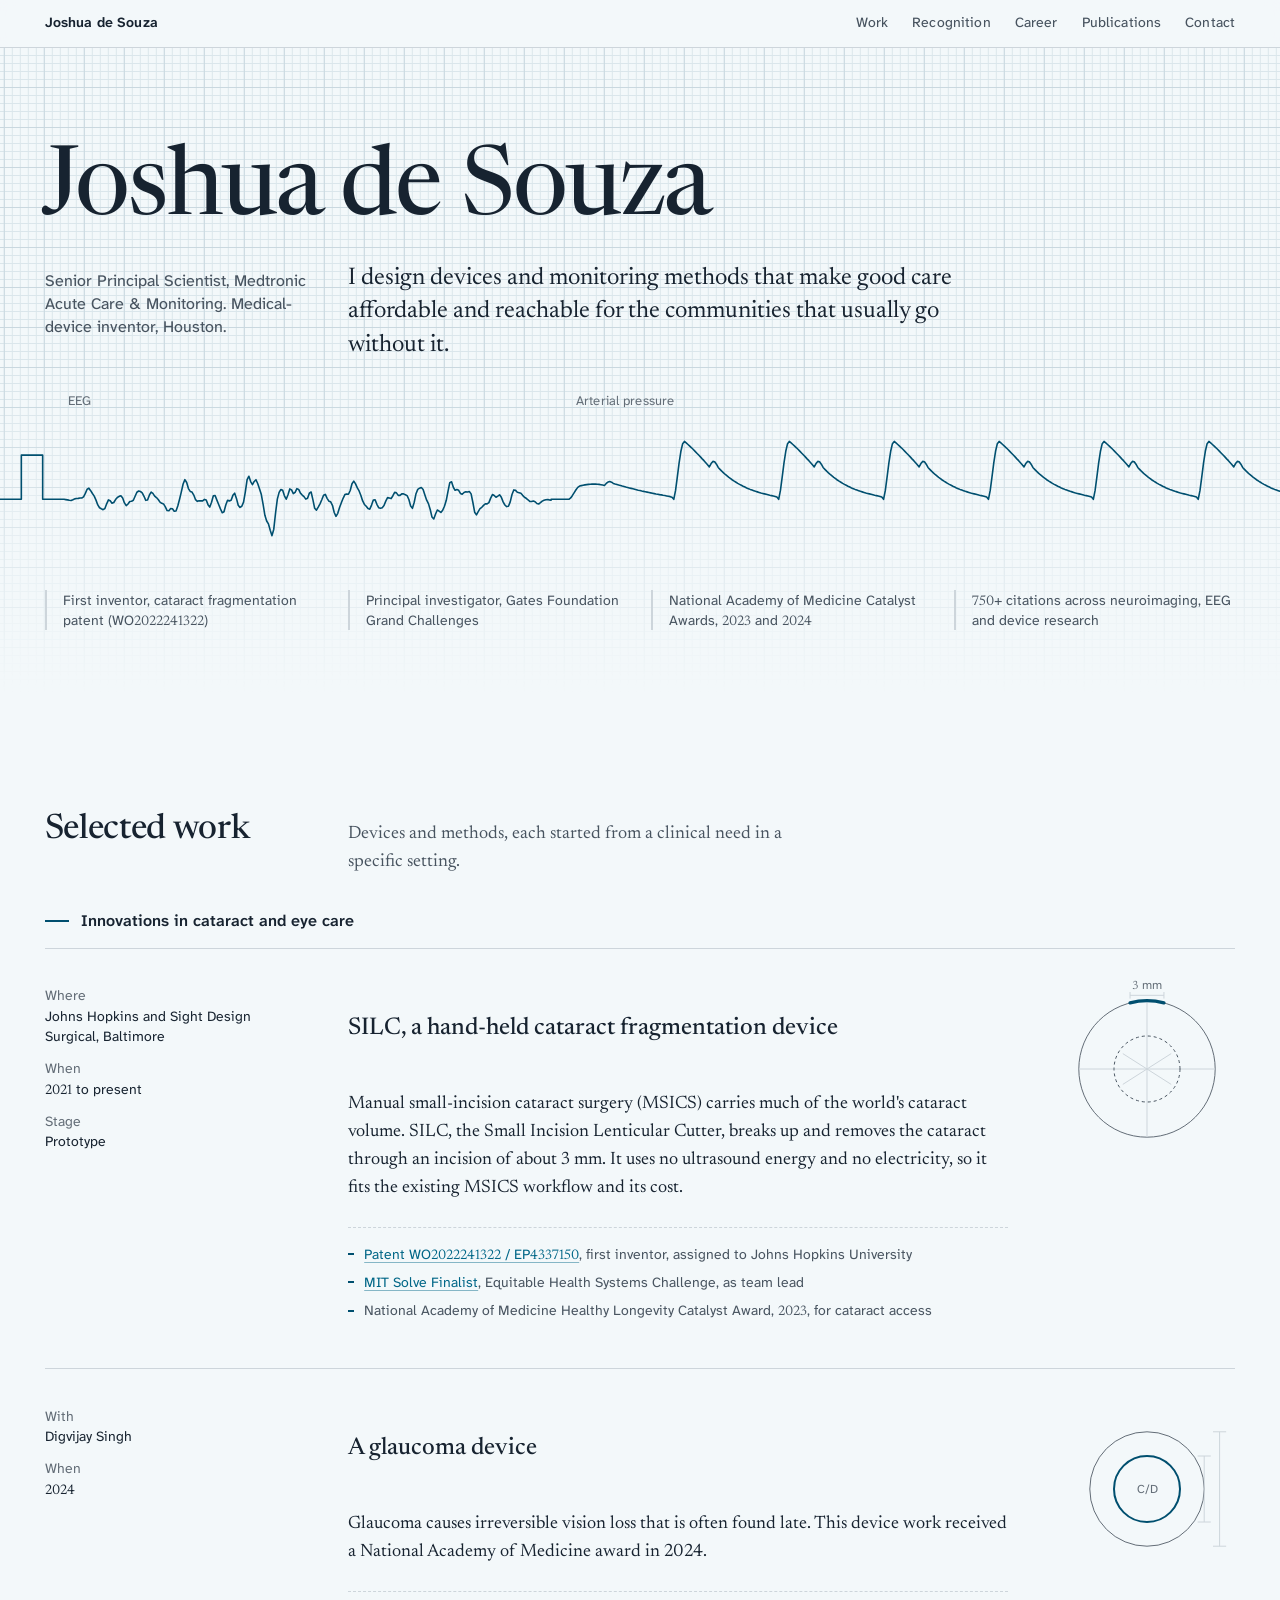
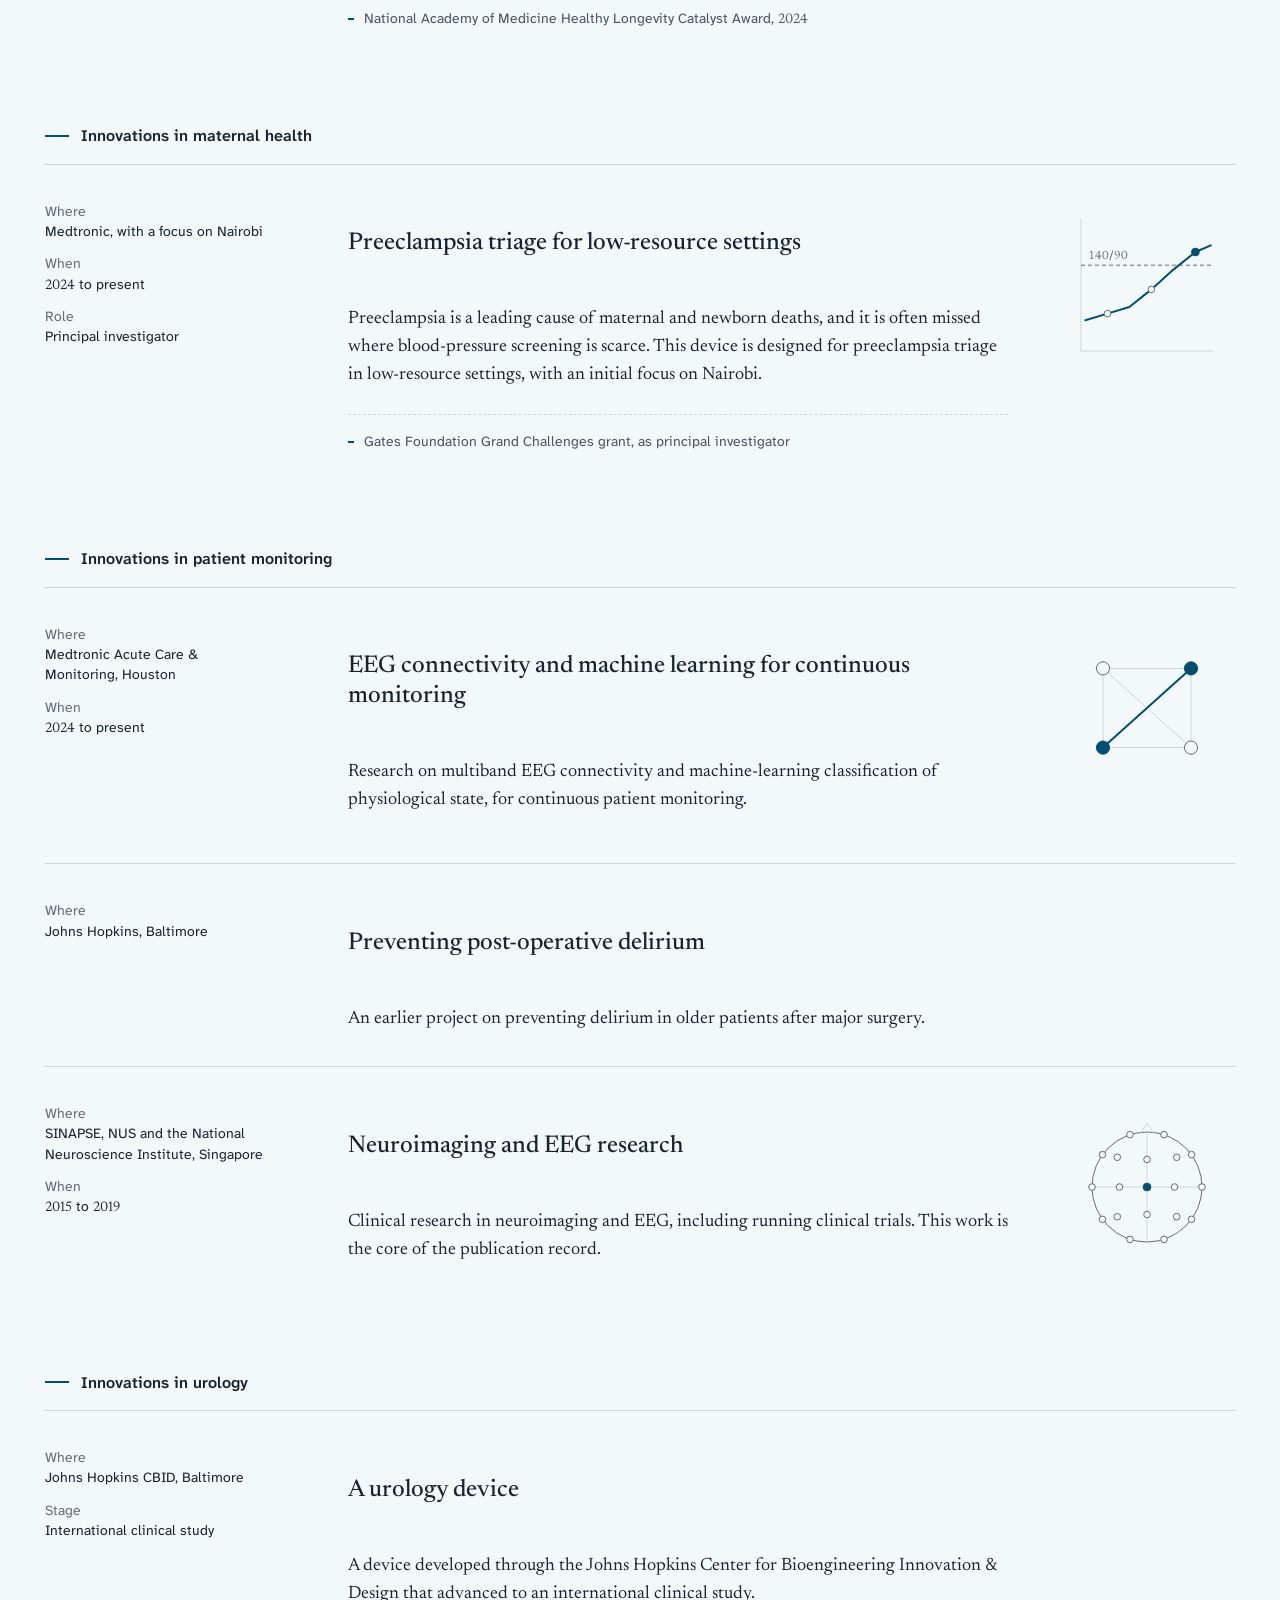
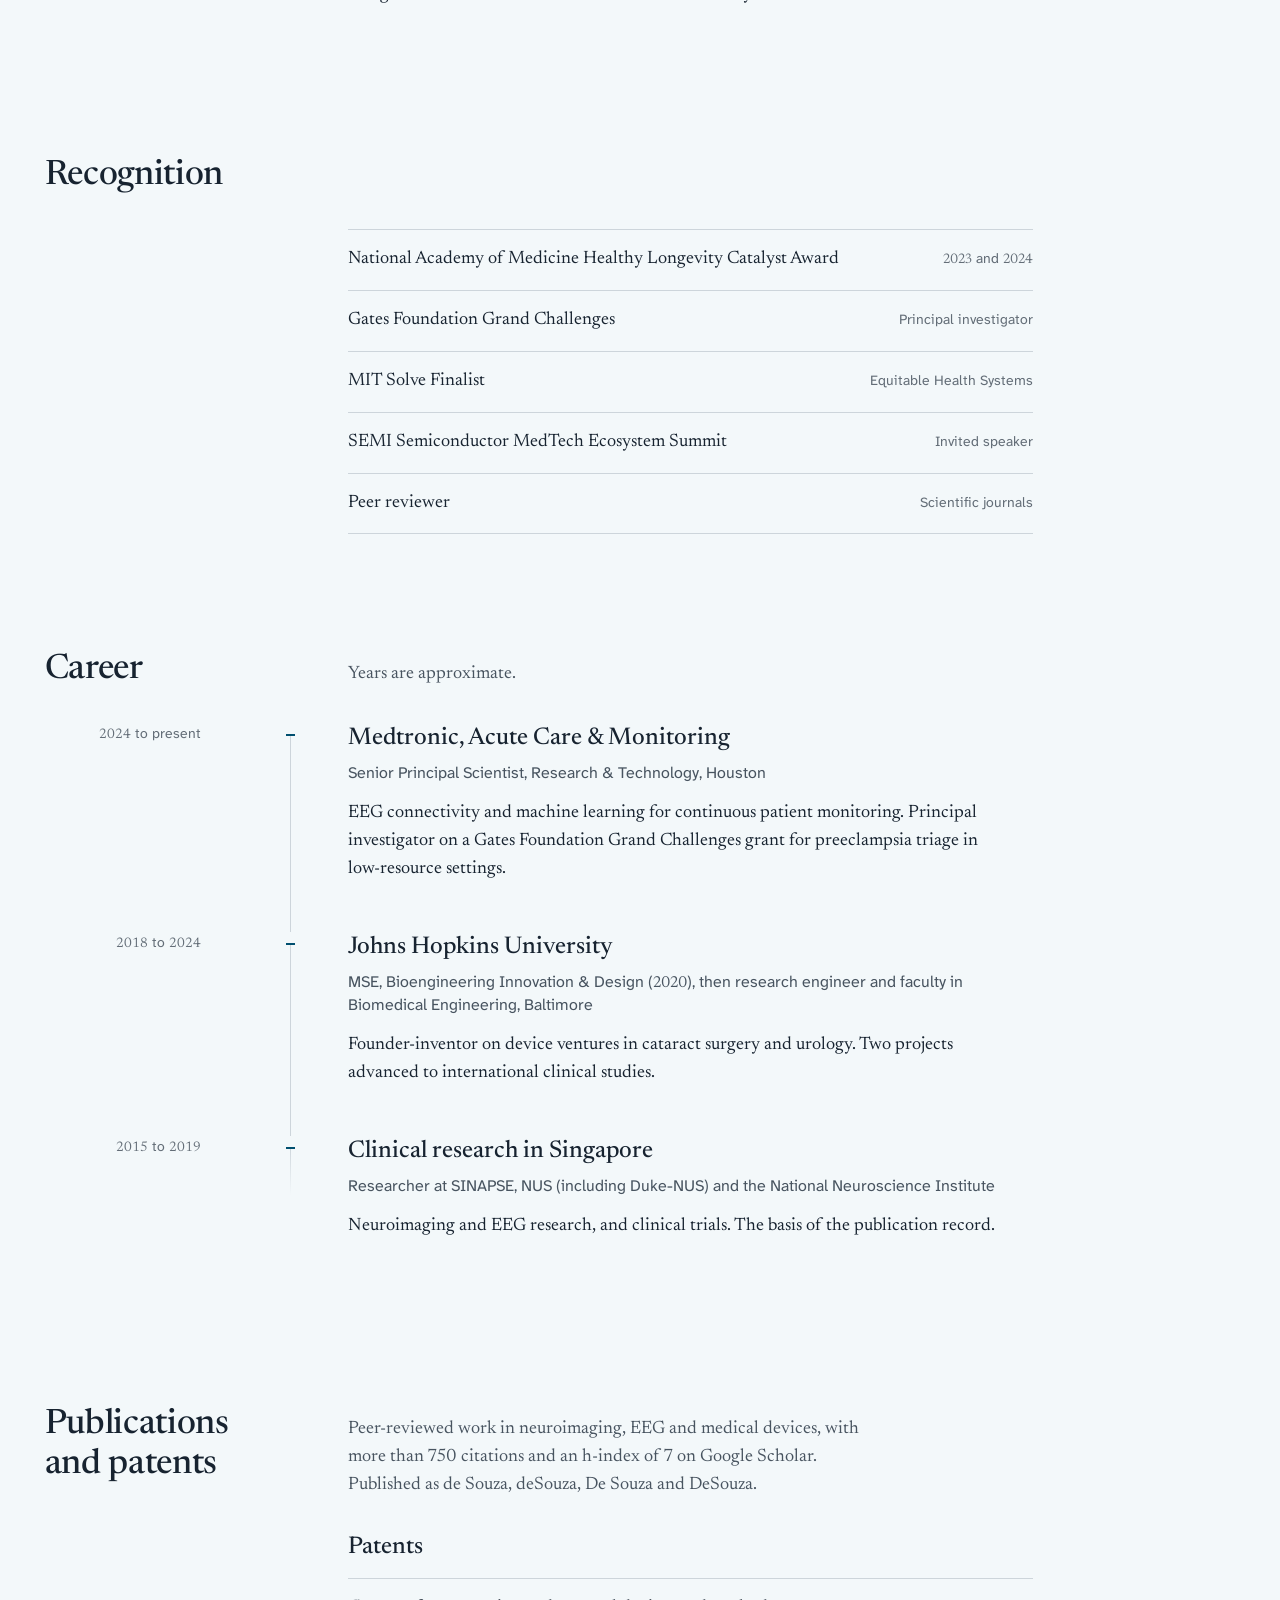
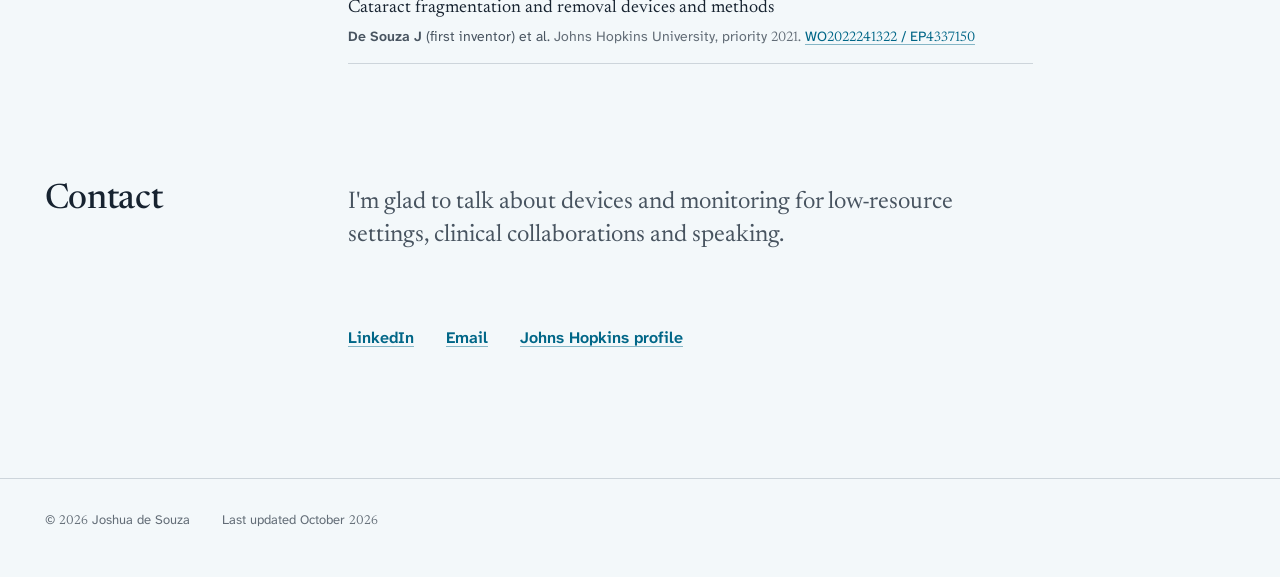
<file: index.html>
<!doctype html>
<html lang="en">
<head>
  <meta charset="utf-8">
  <meta name="viewport" content="width=device-width, initial-scale=1">
  <meta http-equiv="Content-Security-Policy" content="default-src 'none'; script-src 'self'; style-src 'self'; img-src 'self' data:; font-src 'self'; base-uri 'none'; form-action 'none'; upgrade-insecure-requests">
  <meta name="referrer" content="strict-origin-when-cross-origin">
  <title>Joshua de Souza: medical devices and monitoring for accessible care</title>
  <meta name="description" content="Joshua de Souza is a Senior Principal Scientist at Medtronic and a medical-device inventor. He designs devices and monitoring methods that make good care affordable and reachable.">
  <meta name="author" content="Joshua de Souza">
  <link rel="canonical" href="https://jjds1.github.io/jds.github.io/">
  <meta name="color-scheme" content="light dark">
  <meta name="theme-color" content="#f3f8fa" media="(prefers-color-scheme: light)">
  <meta name="theme-color" content="#101821" media="(prefers-color-scheme: dark)">

  <meta property="og:type" content="profile">
  <meta property="og:site_name" content="Joshua de Souza">
  <meta property="og:title" content="Joshua de Souza">
  <meta property="og:description" content="Senior Principal Scientist, Medtronic. Medical devices and monitoring methods for affordable, accessible care.">
  <meta property="og:url" content="https://jjds1.github.io/jds.github.io/">
  <meta property="og:image" content="https://jjds1.github.io/jds.github.io/og-image.png">
  <meta property="og:image:width" content="1200">
  <meta property="og:image:height" content="630">
  <meta property="og:image:alt" content="Joshua de Souza, Senior Principal Scientist. A physiological trace runs from EEG into an arterial-pressure waveform on chart paper.">
  <meta property="og:locale" content="en_US">
  <meta property="profile:first_name" content="Joshua">
  <meta property="profile:last_name" content="de Souza">
  <meta name="twitter:card" content="summary_large_image">
  <meta name="twitter:title" content="Joshua de Souza">
  <meta name="twitter:description" content="Senior Principal Scientist, Medtronic. Medical devices and monitoring methods for affordable, accessible care.">
  <meta name="twitter:image" content="https://jjds1.github.io/jds.github.io/og-image.png">
  <meta name="twitter:image:alt" content="Joshua de Souza, Senior Principal Scientist. A physiological trace on chart paper.">

  <link rel="icon" href="favicon.svg" type="image/svg+xml">
  <link rel="icon" href="favicon-32.png" type="image/png" sizes="32x32">
  <link rel="apple-touch-icon" href="apple-touch-icon.png">

  <link rel="preload" href="assets/fonts/newsreader-roman-var.woff2" as="font" type="font/woff2" crossorigin>
  <link rel="preload" href="assets/fonts/atkinson-hyperlegible-next-var.woff2" as="font" type="font/woff2" crossorigin>
  <link rel="stylesheet" href="assets/css/tokens.css">
  <link rel="stylesheet" href="assets/css/site.css">
  <script src="assets/js/site.js" defer></script>

  <script type="application/ld+json">
  {
    "@context": "https://schema.org",
    "@type": "Person",
    "name": "Joshua de Souza",
    "honorificSuffix": "MSE",
    "jobTitle": "Senior Principal Scientist",
    "worksFor": { "@type": "Organization", "name": "Medtronic", "url": "https://www.medtronic.com/" },
    "alumniOf": { "@type": "CollegeOrUniversity", "name": "Johns Hopkins University", "url": "https://www.jhu.edu/" },
    "address": { "@type": "PostalAddress", "addressLocality": "Houston", "addressRegion": "TX", "addressCountry": "US" },
    "knowsAbout": ["Medical devices", "Physiological monitoring", "Biomedical signal processing", "EEG", "Machine learning for continuous monitoring", "Global health device design", "Cataract surgery devices"],
    "url": "https://jjds1.github.io/jds.github.io/",
    "image": "https://jjds1.github.io/jds.github.io/og-image.png",
    "sameAs": [
      "https://www.linkedin.com/in/jj-ds/",
      "https://bme.jhu.edu/people/faculty/joshua-de-souza"
    ]
  }
  </script>
</head>
<body>
  <a class="skip" href="#main">Skip to content</a>

  <header class="site-nav">
    <div class="site-nav__inner">
      <a class="site-nav__name" href="#top">Joshua de Souza</a>
      <nav aria-label="Sections">
        <ul class="site-nav__links">
          <li><a href="#work">Work</a></li>
          <li><a href="#recognition">Recognition</a></li>
          <li><a href="#career">Career</a></li>
          <li><a href="#publications">Publications</a></li>
          <li><a href="#contact">Contact</a></li>
        </ul>
      </nav>
    </div>
  </header>

  <main id="main">
    <section class="hero" id="top" aria-labelledby="hero-name">
      <div class="page hero__text">
        <h1 class="hero__name" id="hero-name">Joshua de Souza</h1>
        <p class="hero__role">Senior Principal Scientist, Medtronic Acute Care &amp; Monitoring. Medical-device inventor, Houston.</p>
        <p class="hero__mission">I design devices and monitoring methods that make good care affordable and reachable for the communities that usually go without it.</p>
      </div>

      <figure class="trace" aria-hidden="true">
        <svg class="trace__svg" viewBox="0 0 1440 160" preserveAspectRatio="none" focusable="false">
          <path class="trace__line" pathLength="1" d="M0 96 L24 96 L24 48 L48 48 L48 96 L72 96 L72 96 L74 96.3 L76 96.6 L78 97.1 L80 97.3 L82 96.5 L84 95.5 L86 95.2 L88 95 L90 94.6 L92 94.5 L94 93.4 L96 89.6 L98 85 L100 83.9 L102 86.6 L104 89.7 L106 92.5 L108 96.9 L110 102.1 L112 105.2 L114 106.3 L116 107.3 L118 106 L120 100.9 L122 96.7 L124 97.6 L126 100.2 L128 99.5 L130 96.3 L132 94 L134 92.8 L136 92.2 L138 94.6 L140 99.9 L142 102.9 L144 101.1 L146 98.4 L148 98.1 L150 97 L152 92.7 L154 88.3 L156 87 L158 87.5 L160 88.9 L162 92.7 L164 97.1 L166 96.7 L168 91.5 L170 88.1 L172 89.6 L174 92.5 L176 94.1 L178 96.2 L180 99.1 L182 100.4 L184 101 L186 104.2 L188 108.2 L190 108.5 L192 106 L194 106.2 L196 109 L198 108.7 L200 103.3 L202 95.9 L204 87.9 L206 79.3 L208 74.6 L210 77.7 L212 84.3 L214 87.4 L216 88.1 L218 91.4 L220 96.4 L222 98.2 L224 97.5 L226 97.7 L228 97.7 L230 96.1 L232 96.8 L234 101.8 L236 104.4 L238 99.2 L240 92.2 L242 91.9 L244 96.9 L246 101.7 L248 106.4 L250 110.6 L252 109.5 L254 102.2 L256 97.1 L258 97.7 L260 97.1 L262 91.7 L264 89.3 L266 95 L268 102.4 L270 104.8 L272 103.5 L274 99 L276 87.8 L278 74.6 L280 70.9 L282 76.7 L284 80.1 L286 76.6 L288 74.7 L290 79.1 L292 84.8 L294 90.8 L296 101.4 L298 113.4 L300 119.6 L302 122.7 L304 129.7 L306 135.5 L308 128.5 L310 110.9 L312 95.8 L314 88.5 L316 85.3 L318 86.2 L320 92.2 L322 95.9 L324 91.1 L326 84.7 L328 85.7 L330 89.8 L332 88.4 L334 84.4 L336 85.3 L338 89.3 L340 91.4 L342 93.1 L344 95.8 L346 94.8 L348 89.3 L350 88.1 L352 96.3 L354 105.7 L356 107.7 L358 104.5 L360 100.9 L362 96.5 L364 91.5 L366 90.7 L368 94.9 L370 98 L372 98.7 L374 102.5 L376 110.3 L378 114.5 L380 111.2 L382 104.9 L384 99.8 L386 94.9 L388 90.9 L390 90.2 L392 90.5 L394 86.4 L396 79.1 L398 76.2 L400 79.3 L402 83.6 L404 86.9 L406 91.8 L408 97.8 L410 101.6 L412 103.6 L414 106.1 L416 106.7 L418 102.3 L420 96.7 L422 96.6 L424 101.4 L426 105.1 L428 105.7 L430 105.1 L432 102.8 L434 98 L436 94.2 L438 94.5 L440 95.2 L442 92.1 L444 88.4 L446 89 L448 91.7 L450 91.7 L452 90 L454 90.1 L456 91 L458 92 L460 96.2 L462 103.4 L464 105.8 L466 99.2 L468 89.9 L470 85.2 L472 83.9 L474 83.1 L476 85.3 L478 91.3 L480 96.9 L482 100.7 L484 107.1 L486 115.3 L488 117.4 L490 112 L492 107.6 L494 108.8 L496 110.3 L498 107.9 L500 103.5 L502 97.4 L504 87.4 L506 77.9 L508 77 L510 82.9 L512 86.2 L514 85.3 L516 86.2 L518 89.6 L520 90.5 L522 88.6 L524 87.8 L526 88.1 L528 87.5 L530 90.1 L532 99.5 L534 110 L536 112.9 L538 109.3 L540 106.1 L542 104.7 L544 102.6 L546 100.8 L548 101 L550 99.6 L552 94.7 L554 90.8 L556 91.8 L558 93.8 L560 92.5 L562 91.1 L564 93.8 L566 98.8 L568 102.2 L570 103.9 L572 103.6 L574 98.8 L576 90.8 L578 85.8 L580 86.3 L582 88.3 L584 88.8 L586 89.4 L588 91.7 L590 93.8 L592 94.9 L594 96.5 L596 98.2 L598 98.4 L600 97.8 L602 98.6 L604 100.6 L606 101.1 L608 99.7 L610 98 L612 97 L614 96.4 L616 96.2 L618 96.6 L620 96.9 L620 96 L622 96 L624 96 L626 96 L628 95.9 L630 95.9 L632 95.9 L634 95.9 L636 95.9 L638 95.9 L640 96 L642 94.5 L644 91.8 L646 88.7 L648 85.6 L650 83 L652 81.6 L654 81.1 L656 80.7 L658 80.3 L660 80 L662 79.8 L664 79.6 L666 79.5 L668 79.5 L670 79.5 L672 79.6 L674 79.8 L676 80.1 L678 80.5 L680 80.9 L682 78.8 L684 77.2 L686 76.7 L688 77.4 L690 78.7 L692 79.3 L694 79.8 L696 80.4 L698 80.9 L700 81.5 L702 82 L704 82.6 L706 83.1 L708 83.6 L710 84.1 L712 84.6 L714 85.1 L716 85.6 L718 86.1 L720 86.5 L722 87 L724 87.4 L726 87.8 L728 88.2 L730 88.6 L732 89 L734 89.4 L736 89.8 L738 90.2 L740 90.5 L742 90.9 L744 91.2 L746 91.6 L748 91.9 L750 92.3 L752 92.7 L754 93.1 L756 93.7 L758 96 L760 86.3 L762 71.6 L764 56.5 L766 43.8 L768 35.5 L770 33.1 L772 34.7 L774 36.4 L776 38.2 L778 40 L780 41.9 L782 43.9 L784 45.9 L786 47.9 L788 49.9 L790 52 L792 54 L794 56.2 L796 58.5 L798 60.8 L800 57.2 L802 54.8 L804 55.1 L806 57.8 L808 61.4 L810 63.4 L812 65.4 L814 67.2 L816 69 L818 70.6 L820 72.2 L822 73.6 L824 75 L826 76.3 L828 77.5 L830 78.7 L832 79.8 L834 80.8 L836 81.8 L838 82.7 L840 83.6 L842 84.4 L844 85.2 L846 85.9 L848 86.6 L850 87.3 L852 87.9 L854 88.5 L856 89.1 L858 89.6 L860 90.1 L862 90.6 L864 91.1 L866 91.6 L868 92 L870 92.5 L872 93 L874 93.6 L876 96 L878 86.3 L880 71.6 L882 56.5 L884 43.8 L886 35.5 L888 33.1 L890 34.7 L892 36.4 L894 38.2 L896 40 L898 41.9 L900 43.9 L902 45.9 L904 47.9 L906 49.9 L908 52 L910 54 L912 56.2 L914 58.5 L916 60.8 L918 57.2 L920 54.8 L922 55.1 L924 57.8 L926 61.4 L928 63.4 L930 65.4 L932 67.2 L934 69 L936 70.6 L938 72.2 L940 73.6 L942 75 L944 76.3 L946 77.5 L948 78.7 L950 79.8 L952 80.8 L954 81.8 L956 82.7 L958 83.6 L960 84.4 L962 85.2 L964 85.9 L966 86.6 L968 87.3 L970 87.9 L972 88.5 L974 89.1 L976 89.6 L978 90.1 L980 90.6 L982 91.1 L984 91.6 L986 92 L988 92.5 L990 93 L992 93.6 L994 96 L996 86.3 L998 71.6 L1000 56.5 L1002 43.8 L1004 35.5 L1006 33.1 L1008 34.7 L1010 36.4 L1012 38.2 L1014 40 L1016 41.9 L1018 43.9 L1020 45.9 L1022 47.9 L1024 49.9 L1026 52 L1028 54 L1030 56.2 L1032 58.5 L1034 60.8 L1036 57.2 L1038 54.8 L1040 55.1 L1042 57.8 L1044 61.4 L1046 63.4 L1048 65.4 L1050 67.2 L1052 69 L1054 70.6 L1056 72.2 L1058 73.6 L1060 75 L1062 76.3 L1064 77.5 L1066 78.7 L1068 79.8 L1070 80.8 L1072 81.8 L1074 82.7 L1076 83.6 L1078 84.4 L1080 85.2 L1082 85.9 L1084 86.6 L1086 87.3 L1088 87.9 L1090 88.5 L1092 89.1 L1094 89.6 L1096 90.1 L1098 90.6 L1100 91.1 L1102 91.6 L1104 92 L1106 92.5 L1108 93 L1110 93.6 L1112 96 L1114 86.3 L1116 71.6 L1118 56.5 L1120 43.8 L1122 35.5 L1124 33.1 L1126 34.7 L1128 36.4 L1130 38.2 L1132 40 L1134 41.9 L1136 43.9 L1138 45.9 L1140 47.9 L1142 49.9 L1144 52 L1146 54 L1148 56.2 L1150 58.5 L1152 60.8 L1154 57.2 L1156 54.8 L1158 55.1 L1160 57.8 L1162 61.4 L1164 63.4 L1166 65.4 L1168 67.2 L1170 69 L1172 70.6 L1174 72.2 L1176 73.6 L1178 75 L1180 76.3 L1182 77.5 L1184 78.7 L1186 79.8 L1188 80.8 L1190 81.8 L1192 82.7 L1194 83.6 L1196 84.4 L1198 85.2 L1200 85.9 L1202 86.6 L1204 87.3 L1206 87.9 L1208 88.5 L1210 89.1 L1212 89.6 L1214 90.1 L1216 90.6 L1218 91.1 L1220 91.6 L1222 92 L1224 92.5 L1226 93 L1228 93.6 L1230 96 L1232 86.3 L1234 71.6 L1236 56.5 L1238 43.8 L1240 35.5 L1242 33.1 L1244 34.7 L1246 36.4 L1248 38.2 L1250 40 L1252 41.9 L1254 43.9 L1256 45.9 L1258 47.9 L1260 49.9 L1262 52 L1264 54 L1266 56.2 L1268 58.5 L1270 60.8 L1272 57.2 L1274 54.8 L1276 55.1 L1278 57.8 L1280 61.4 L1282 63.4 L1284 65.4 L1286 67.2 L1288 69 L1290 70.6 L1292 72.2 L1294 73.6 L1296 75 L1298 76.3 L1300 77.5 L1302 78.7 L1304 79.8 L1306 80.8 L1308 81.8 L1310 82.7 L1312 83.6 L1314 84.4 L1316 85.2 L1318 85.9 L1320 86.6 L1322 87.3 L1324 87.9 L1326 88.5 L1328 89.1 L1330 89.6 L1332 90.1 L1334 90.6 L1336 91.1 L1338 91.6 L1340 92 L1342 92.5 L1344 93 L1346 93.6 L1348 96 L1350 86.3 L1352 71.6 L1354 56.5 L1356 43.8 L1358 35.5 L1360 33.1 L1362 34.7 L1364 36.4 L1366 38.2 L1368 40 L1370 41.9 L1372 43.9 L1374 45.9 L1376 47.9 L1378 49.9 L1380 52 L1382 54 L1384 56.2 L1386 58.5 L1388 60.8 L1390 57.2 L1392 54.8 L1394 55.1 L1396 57.8 L1398 61.4 L1400 63.4 L1402 65.4 L1404 67.2 L1406 69 L1408 70.6 L1410 72.2 L1412 73.6 L1414 75 L1416 76.3 L1418 77.5 L1420 78.7 L1422 79.8 L1424 80.8 L1426 81.8 L1428 82.7 L1430 83.6 L1432 84.4 L1434 85.2 L1436 85.9 L1438 86.6 L1440 87.3"/>
        </svg>
        <figcaption class="trace__labels">
          <span class="trace__label trace__label--eeg">EEG</span>
          <span class="trace__label trace__label--abp">Arterial pressure</span>
        </figcaption>
      </figure>

      <div class="page">
        <ul class="hero__evidence">
          <li>First inventor, cataract fragmentation patent (WO2022241322)</li>
          <li>Principal investigator, Gates Foundation Grand Challenges</li>
          <li>National Academy of Medicine Catalyst Awards, 2023 and 2024</li>
          <li>750+ citations across neuroimaging, EEG and device research</li>
        </ul>
      </div>
    </section>

    <section class="section" id="work" aria-labelledby="work-h">
      <div class="page">
        <header class="section__head">
          <h2 class="section__title" id="work-h">Selected work</h2>
          <p class="section__intro">Devices and methods, each started from a clinical need in a specific setting.</p>
        </header>

        <div class="work-list">
          <section class="work-group" id="work-eye" aria-labelledby="wg-eye">
            <h3 class="work-group__title" id="wg-eye">Innovations in cataract and eye care</h3>
            <article class="work" aria-labelledby="w-silc">
              <dl class="work__meta">
                <div><dt>Where</dt><dd>Johns Hopkins and Sight Design Surgical, Baltimore</dd></div>
                <div><dt>When</dt><dd>2021 to present</dd></div>
                <div><dt>Stage</dt><dd>Prototype</dd></div>
              </dl>
              <div class="work__body">
                <h4 class="work__title" id="w-silc">SILC, a hand-held cataract fragmentation device</h4>
                <p>Manual small-incision cataract surgery (MSICS) carries much of the world's cataract volume. SILC, the Small Incision Lenticular Cutter, breaks up and removes the cataract through an incision of about 3&nbsp;mm. It uses no ultrasound energy and no electricity, so it fits the existing MSICS workflow and its cost.</p>
                <ul class="work__evidence">
                  <li><a href="https://patents.google.com/patent/EP4337150A4/en" rel="noopener noreferrer">Patent WO2022241322 / EP4337150</a>, first inventor, assigned to Johns Hopkins University</li>
                  <li><a href="https://solve.mit.edu/solutions/59420" rel="noopener noreferrer">MIT Solve Finalist</a>, Equitable Health Systems Challenge, as team lead</li>
                  <li>National Academy of Medicine Healthy Longevity Catalyst Award, 2023, for cataract access</li>
                </ul>
              </div>
              <svg class="work__glyph" viewBox="0 0 160 160" role="img" aria-labelledby="g-silc-t">
                <title id="g-silc-t">Diagram: front view of the eye, lens fragmented, with a 3 mm incision at the limbus</title>
                <circle class="g-line" cx="80" cy="80" r="62"/>
                <path class="g-line g-faint" d="M18 80 H142 M80 18 V142"/>
                <ellipse class="g-line g-lens" cx="80" cy="80" rx="30" ry="30"/>
                <path class="g-line g-faint" d="M58 66 L102 94 M58 94 L102 66"/>
                <path class="g-cut" d="M64.6 19.9 A62 62 0 0 1 95.4 19.9"/>
                <path class="g-line g-faint" d="M64.6 10 V16 M95.4 10 V16 M64.6 13 H95.4"/>
                <text class="g-text" x="80" y="7" text-anchor="middle">3 mm</text>
              </svg>
            </article>
            <article class="work" aria-labelledby="w-gl">
              <dl class="work__meta">
                <div><dt>With</dt><dd>Digvijay Singh</dd></div>
                <div><dt>When</dt><dd>2024</dd></div>
              </dl>
              <div class="work__body">
                <h4 class="work__title" id="w-gl">A glaucoma device</h4>
                <p>Glaucoma causes irreversible vision loss that is often found late. This device work received a National Academy of Medicine award in 2024.</p>
                <ul class="work__evidence">
                  <li>National Academy of Medicine Healthy Longevity Catalyst Award, 2024</li>
                </ul>
              </div>
              <svg class="work__glyph" viewBox="0 0 160 160" role="img" aria-labelledby="g-gl-t">
                <title id="g-gl-t">Diagram: optic disc with the cup marked and the cup-to-disc ratio measured</title>
                <circle class="g-line" cx="80" cy="80" r="52"/>
                <circle class="g-hi" cx="80" cy="80" r="30"/>
                <path class="g-line g-faint" d="M146 28 V132 M140 28 H152 M140 132 H152"/>
                <path class="g-line g-faint" d="M132 50 V110 M126 50 H138 M126 110 H138"/>
                <text class="g-text" x="80" y="84" text-anchor="middle">C/D</text>
              </svg>
            </article>
          </section>

          <section class="work-group" id="work-maternal" aria-labelledby="wg-maternal">
            <h3 class="work-group__title" id="wg-maternal">Innovations in maternal health</h3>
            <article class="work" aria-labelledby="w-pe">
              <dl class="work__meta">
                <div><dt>Where</dt><dd>Medtronic, with a focus on Nairobi</dd></div>
                <div><dt>When</dt><dd>2024 to present</dd></div>
                <div><dt>Role</dt><dd>Principal investigator</dd></div>
              </dl>
              <div class="work__body">
                <h4 class="work__title" id="w-pe">Preeclampsia triage for low-resource settings</h4>
                <p>Preeclampsia is a leading cause of maternal and newborn deaths, and it is often missed where blood-pressure screening is scarce. This device is designed for preeclampsia triage in low-resource settings, with an initial focus on Nairobi.</p>
                <ul class="work__evidence">
                  <li>Gates Foundation Grand Challenges grant, as principal investigator</li>
                </ul>
              </div>
              <svg class="work__glyph" viewBox="0 0 160 160" role="img" aria-labelledby="g-pe-t">
                <title id="g-pe-t">Diagram: blood-pressure readings rising across the 140/90 mmHg threshold for preeclampsia</title>
                <path class="g-line g-faint" d="M20 140 H140 M20 20 V140"/>
                <path class="g-line" d="M20 62 H140" stroke-dasharray="4 3"/>
                <text class="g-text" x="26" y="56">140/90</text>
                <path class="g-hi" d="M24 112 L44 106 L64 100 L84 84 L104 66 L124 50 L138 44"/>
                <circle class="g-node" cx="44" cy="106" r="3"/>
                <circle class="g-node" cx="84" cy="84" r="3"/>
                <circle class="g-node g-node--hi" cx="124" cy="50" r="3.5"/>
              </svg>
            </article>
          </section>

          <section class="work-group" id="work-monitoring" aria-labelledby="wg-monitoring">
            <h3 class="work-group__title" id="wg-monitoring">Innovations in patient monitoring</h3>
            <article class="work" aria-labelledby="w-cm">
              <dl class="work__meta">
                <div><dt>Where</dt><dd>Medtronic Acute Care &amp; Monitoring, Houston</dd></div>
                <div><dt>When</dt><dd>2024 to present</dd></div>
              </dl>
              <div class="work__body">
                <h4 class="work__title" id="w-cm">EEG connectivity and machine learning for continuous monitoring</h4>
                <p>Research on multiband EEG connectivity and machine-learning classification of physiological state, for continuous patient monitoring.</p>
              </div>
              <svg class="work__glyph" viewBox="0 0 160 160" role="img" aria-labelledby="g-cm-t">
                <title id="g-cm-t">Diagram: four EEG channels as nodes in a connectivity graph, one connection highlighted</title>
                <path class="g-line g-faint" d="M40 44 L120 44 L120 116 L40 116 Z M40 44 L120 116"/>
                <path class="g-hi" d="M120 44 L40 116"/>
                <circle class="g-node" cx="40" cy="44" r="6"/>
                <circle class="g-node g-node--hi" cx="120" cy="44" r="6"/>
                <circle class="g-node g-node--hi" cx="40" cy="116" r="6"/>
                <circle class="g-node" cx="120" cy="116" r="6"/>
              </svg>
            </article>
            <article class="work work--short" aria-labelledby="w-pod">
              <dl class="work__meta">
                <div><dt>Where</dt><dd>Johns Hopkins, Baltimore</dd></div>
              </dl>
              <div class="work__body">
                <h4 class="work__title" id="w-pod">Preventing post-operative delirium</h4>
                <p>An earlier project on preventing delirium in older patients after major surgery.</p>
              </div>
            </article>
            <article class="work" aria-labelledby="w-neuro">
              <dl class="work__meta">
                <div><dt>Where</dt><dd>SINAPSE, NUS and the National Neuroscience Institute, Singapore</dd></div>
                <div><dt>When</dt><dd>2015 to 2019</dd></div>
              </dl>
              <div class="work__body">
                <h4 class="work__title" id="w-neuro">Neuroimaging and EEG research</h4>
                <p>Clinical research in neuroimaging and EEG, including running clinical trials. This work is the core of the publication record.</p>
              </div>
              <svg class="work__glyph" viewBox="0 0 160 160" role="img" aria-labelledby="g-neuro-t">
                <title id="g-neuro-t">Diagram: the international 10–20 EEG electrode layout seen from above</title>
                <circle class="g-line" cx="80" cy="80" r="50"/>
                <path class="g-line g-faint" d="M80 30 V130 M30 80 H130 M74 31 L80 22 L86 31"/>
                <circle class="g-node" cx="64.5" cy="32.4" r="3"/><circle class="g-node" cx="95.5" cy="32.4" r="3"/>
                <circle class="g-node" cx="120.5" cy="50.6" r="3"/><circle class="g-node" cx="130" cy="80" r="3"/>
                <circle class="g-node" cx="120.5" cy="109.4" r="3"/><circle class="g-node" cx="95.5" cy="127.6" r="3"/>
                <circle class="g-node" cx="64.5" cy="127.6" r="3"/><circle class="g-node" cx="39.5" cy="109.4" r="3"/>
                <circle class="g-node" cx="30" cy="80" r="3"/><circle class="g-node" cx="39.5" cy="50.6" r="3"/>
                <circle class="g-node" cx="107" cy="53" r="3"/><circle class="g-node" cx="53" cy="53" r="3"/>
                <circle class="g-node" cx="107" cy="107" r="3"/><circle class="g-node" cx="53" cy="107" r="3"/>
                <circle class="g-node" cx="80" cy="55" r="3"/><circle class="g-node" cx="80" cy="105" r="3"/>
                <circle class="g-node" cx="55" cy="80" r="3"/><circle class="g-node" cx="105" cy="80" r="3"/>
                <circle class="g-node g-node--hi" cx="80" cy="80" r="3.5"/>
              </svg>
            </article>
          </section>

          <section class="work-group" id="work-urology" aria-labelledby="wg-urology">
            <h3 class="work-group__title" id="wg-urology">Innovations in urology</h3>
            <article class="work work--short" aria-labelledby="w-uro">
              <dl class="work__meta">
                <div><dt>Where</dt><dd>Johns Hopkins CBID, Baltimore</dd></div>
                <div><dt>Stage</dt><dd>International clinical study</dd></div>
              </dl>
              <div class="work__body">
                <h4 class="work__title" id="w-uro">A urology device</h4>
                <p>A device developed through the Johns Hopkins Center for Bioengineering Innovation &amp; Design that advanced to an international clinical study.</p>
              </div>
            </article>
          </section>
        </div>
      </div>
    </section>

    <section class="section" id="recognition" aria-labelledby="recognition-h">
      <div class="page">
        <header class="section__head">
          <h2 class="section__title" id="recognition-h">Recognition</h2>
        </header>
        <div class="grid12">
          <ul class="awards col-main">
            <li><span class="awards__name">National Academy of Medicine Healthy Longevity Catalyst Award</span><span class="awards__detail">2023 and 2024</span></li>
            <li><span class="awards__name">Gates Foundation Grand Challenges</span><span class="awards__detail">Principal investigator</span></li>
            <li><span class="awards__name">MIT Solve Finalist</span><span class="awards__detail">Equitable Health Systems</span></li>
            <li><span class="awards__name">SEMI Semiconductor MedTech Ecosystem Summit</span><span class="awards__detail">Invited speaker</span></li>
            <li><span class="awards__name">Peer reviewer</span><span class="awards__detail">Scientific journals</span></li>
          </ul>
        </div>
      </div>
    </section>

    <section class="section" id="career" aria-labelledby="career-h">
      <div class="page">
        <header class="section__head">
          <h2 class="section__title" id="career-h">Career</h2>
          <p class="section__intro">Years are approximate.</p>
        </header>
        <ol class="timeline">
          <li class="timeline__item">
            <p class="timeline__when"><time datetime="2024">2024</time> to present</p>
            <div class="timeline__body">
              <h3 class="timeline__org">Medtronic, Acute Care &amp; Monitoring</h3>
              <p class="timeline__role">Senior Principal Scientist, Research &amp; Technology, Houston</p>
              <p>EEG connectivity and machine learning for continuous patient monitoring. Principal investigator on a Gates Foundation Grand Challenges grant for preeclampsia triage in low-resource settings.</p>
            </div>
          </li>
          <li class="timeline__item">
            <p class="timeline__when"><time datetime="2018">2018</time> to <time datetime="2024">2024</time></p>
            <div class="timeline__body">
              <h3 class="timeline__org">Johns Hopkins University</h3>
              <p class="timeline__role">MSE, Bioengineering Innovation &amp; Design (2020), then research engineer and faculty in Biomedical Engineering, Baltimore</p>
              <p>Founder-inventor on device ventures in cataract surgery and urology. Two projects advanced to international clinical studies.</p>
            </div>
          </li>
          <li class="timeline__item">
            <p class="timeline__when"><time datetime="2015">2015</time> to <time datetime="2019">2019</time></p>
            <div class="timeline__body">
              <h3 class="timeline__org">Clinical research in Singapore</h3>
              <p class="timeline__role">Researcher at SINAPSE, NUS (including Duke-NUS) and the National Neuroscience Institute</p>
              <p>Neuroimaging and EEG research, and clinical trials. The basis of the publication record.</p>
            </div>
          </li>
        </ol>
      </div>
    </section>

    <section class="section" id="publications" aria-labelledby="publications-h">
      <div class="page">
        <header class="section__head">
          <h2 class="section__title" id="publications-h">Publications and patents</h2>
          <p class="section__intro">Peer-reviewed work in neuroimaging, EEG and medical devices, with more than 750 citations and an h-index of 7 on Google Scholar. Published as de Souza, deSouza, De Souza and DeSouza.</p>
        </header>
        <div class="grid12">
          <div class="pubs col-main">
            <div class="pubs__group">
              <h3 class="pubs__label">Patents</h3>
              <ol class="pubs__list">
                <li>
                  <span class="pubs__title">Cataract fragmentation and removal devices and methods</span>
                  <span class="pubs__meta"><strong>De Souza J</strong> (first inventor) et al. <span class="pubs__venue">Johns Hopkins University, priority 2021.</span> <a href="https://patents.google.com/patent/EP4337150A4/en" rel="noopener noreferrer">WO2022241322 / EP4337150</a></span>
                </li>
              </ol>
            </div>
            <!-- Google Scholar URL: set href and remove hidden -->
            <!-- To publish: put the profile URL in href and delete the hidden attribute. -->
            <p class="pubs__more" hidden><a href="#" rel="noopener noreferrer">All publications on Google Scholar</a></p>
          </div>
        </div>
      </div>
    </section>

    <section class="section" id="contact" aria-labelledby="contact-h">
      <div class="page">
        <header class="section__head">
          <h2 class="section__title" id="contact-h">Contact</h2>
          <p class="section__intro contact__lead">I'm glad to talk about devices and monitoring for low-resource settings, clinical collaborations and speaking.</p>
        </header>
        <div class="grid12">
          <ul class="contact__links col-main">
            <li><a href="https://www.linkedin.com/in/jj-ds/" rel="noopener noreferrer">LinkedIn</a></li>
            <li><a href="https://www.linkedin.com/in/jj-ds/" rel="noopener noreferrer" data-email>Email via LinkedIn</a></li>
            <li><a href="https://bme.jhu.edu/people/faculty/joshua-de-souza" rel="noopener noreferrer">Johns Hopkins profile</a></li>
          </ul>
        </div>
      </div>
    </section>
  </main>

  <footer class="site-footer">
    <div class="page">
      <p>&copy; 2026 Joshua de Souza</p>
      <p>Last updated <time datetime="2026-10">October 2026</time></p>
    </div>
  </footer>
</body>
</html>
</file>
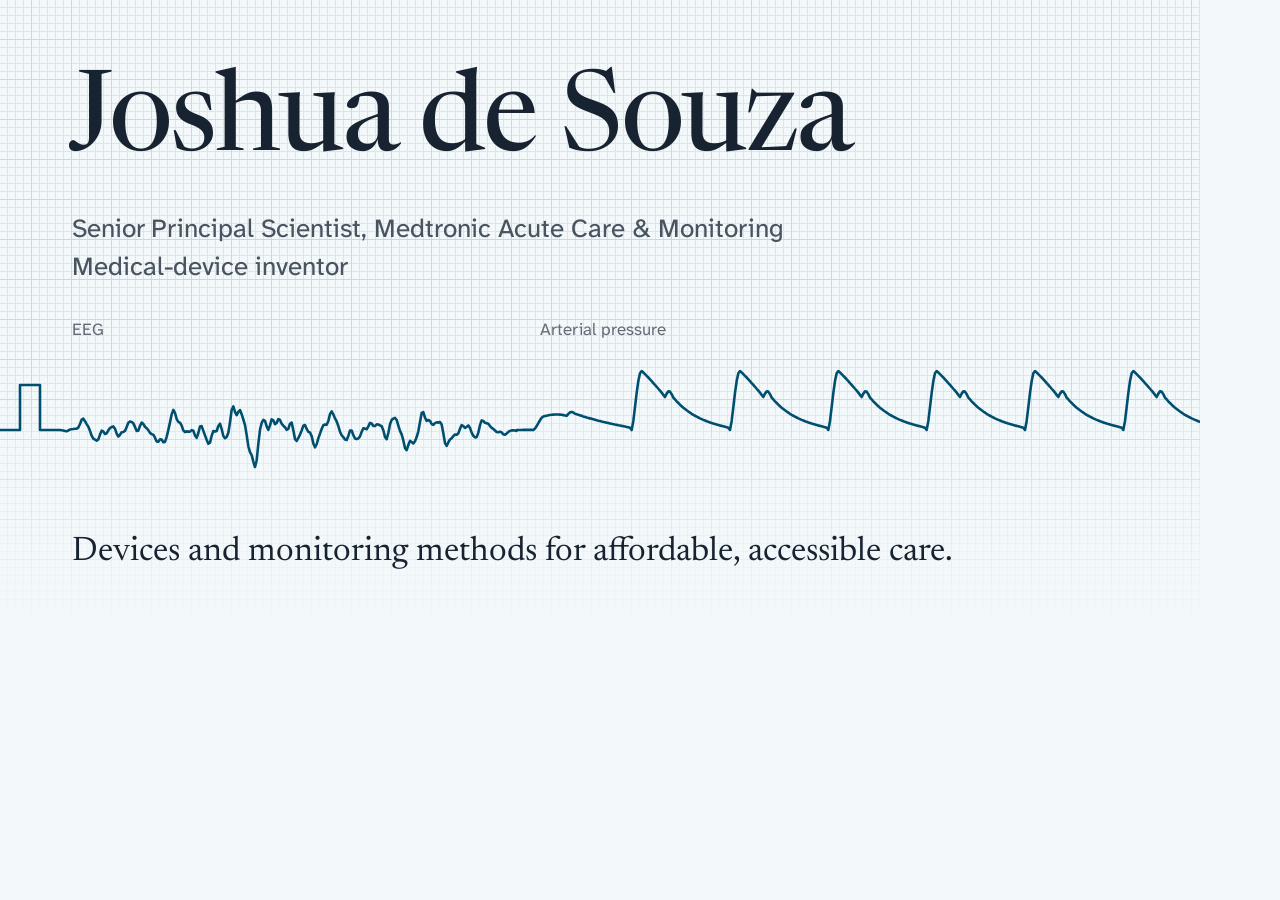
<file: tools/og-image.html>
<!doctype html>
<html lang="en">
<head>
<meta charset="utf-8">
<title>OG image source</title>
<!-- Source for og-image.png (1200x630). Not deployed. Regenerate with:
     python3 tools/render-images.py -->
<link rel="stylesheet" href="../assets/css/tokens.css">
<link rel="stylesheet" href="og-image.css">
</head>
<body>
<div class="card">
  <div class="paper"></div>
  <p class="name">Joshua de Souza</p>
  <p class="role">Senior Principal Scientist, Medtronic Acute Care &amp; Monitoring<br>Medical-device inventor</p>
  <svg class="trace" viewBox="0 0 1440 160" preserveAspectRatio="none"><path pathLength="1" d="M0 96 L24 96 L24 48 L48 48 L48 96 L72 96 L72 96 L74 96.3 L76 96.6 L78 97.1 L80 97.3 L82 96.5 L84 95.5 L86 95.2 L88 95 L90 94.6 L92 94.5 L94 93.4 L96 89.6 L98 85 L100 83.9 L102 86.6 L104 89.7 L106 92.5 L108 96.9 L110 102.1 L112 105.2 L114 106.3 L116 107.3 L118 106 L120 100.9 L122 96.7 L124 97.6 L126 100.2 L128 99.5 L130 96.3 L132 94 L134 92.8 L136 92.2 L138 94.6 L140 99.9 L142 102.9 L144 101.1 L146 98.4 L148 98.1 L150 97 L152 92.7 L154 88.3 L156 87 L158 87.5 L160 88.9 L162 92.7 L164 97.1 L166 96.7 L168 91.5 L170 88.1 L172 89.6 L174 92.5 L176 94.1 L178 96.2 L180 99.1 L182 100.4 L184 101 L186 104.2 L188 108.2 L190 108.5 L192 106 L194 106.2 L196 109 L198 108.7 L200 103.3 L202 95.9 L204 87.9 L206 79.3 L208 74.6 L210 77.7 L212 84.3 L214 87.4 L216 88.1 L218 91.4 L220 96.4 L222 98.2 L224 97.5 L226 97.7 L228 97.7 L230 96.1 L232 96.8 L234 101.8 L236 104.4 L238 99.2 L240 92.2 L242 91.9 L244 96.9 L246 101.7 L248 106.4 L250 110.6 L252 109.5 L254 102.2 L256 97.1 L258 97.7 L260 97.1 L262 91.7 L264 89.3 L266 95 L268 102.4 L270 104.8 L272 103.5 L274 99 L276 87.8 L278 74.6 L280 70.9 L282 76.7 L284 80.1 L286 76.6 L288 74.7 L290 79.1 L292 84.8 L294 90.8 L296 101.4 L298 113.4 L300 119.6 L302 122.7 L304 129.7 L306 135.5 L308 128.5 L310 110.9 L312 95.8 L314 88.5 L316 85.3 L318 86.2 L320 92.2 L322 95.9 L324 91.1 L326 84.7 L328 85.7 L330 89.8 L332 88.4 L334 84.4 L336 85.3 L338 89.3 L340 91.4 L342 93.1 L344 95.8 L346 94.8 L348 89.3 L350 88.1 L352 96.3 L354 105.7 L356 107.7 L358 104.5 L360 100.9 L362 96.5 L364 91.5 L366 90.7 L368 94.9 L370 98 L372 98.7 L374 102.5 L376 110.3 L378 114.5 L380 111.2 L382 104.9 L384 99.8 L386 94.9 L388 90.9 L390 90.2 L392 90.5 L394 86.4 L396 79.1 L398 76.2 L400 79.3 L402 83.6 L404 86.9 L406 91.8 L408 97.8 L410 101.6 L412 103.6 L414 106.1 L416 106.7 L418 102.3 L420 96.7 L422 96.6 L424 101.4 L426 105.1 L428 105.7 L430 105.1 L432 102.8 L434 98 L436 94.2 L438 94.5 L440 95.2 L442 92.1 L444 88.4 L446 89 L448 91.7 L450 91.7 L452 90 L454 90.1 L456 91 L458 92 L460 96.2 L462 103.4 L464 105.8 L466 99.2 L468 89.9 L470 85.2 L472 83.9 L474 83.1 L476 85.3 L478 91.3 L480 96.9 L482 100.7 L484 107.1 L486 115.3 L488 117.4 L490 112 L492 107.6 L494 108.8 L496 110.3 L498 107.9 L500 103.5 L502 97.4 L504 87.4 L506 77.9 L508 77 L510 82.9 L512 86.2 L514 85.3 L516 86.2 L518 89.6 L520 90.5 L522 88.6 L524 87.8 L526 88.1 L528 87.5 L530 90.1 L532 99.5 L534 110 L536 112.9 L538 109.3 L540 106.1 L542 104.7 L544 102.6 L546 100.8 L548 101 L550 99.6 L552 94.7 L554 90.8 L556 91.8 L558 93.8 L560 92.5 L562 91.1 L564 93.8 L566 98.8 L568 102.2 L570 103.9 L572 103.6 L574 98.8 L576 90.8 L578 85.8 L580 86.3 L582 88.3 L584 88.8 L586 89.4 L588 91.7 L590 93.8 L592 94.9 L594 96.5 L596 98.2 L598 98.4 L600 97.8 L602 98.6 L604 100.6 L606 101.1 L608 99.7 L610 98 L612 97 L614 96.4 L616 96.2 L618 96.6 L620 96.9 L620 96 L622 96 L624 96 L626 96 L628 95.9 L630 95.9 L632 95.9 L634 95.9 L636 95.9 L638 95.9 L640 96 L642 94.5 L644 91.8 L646 88.7 L648 85.6 L650 83 L652 81.6 L654 81.1 L656 80.7 L658 80.3 L660 80 L662 79.8 L664 79.6 L666 79.5 L668 79.5 L670 79.5 L672 79.6 L674 79.8 L676 80.1 L678 80.5 L680 80.9 L682 78.8 L684 77.2 L686 76.7 L688 77.4 L690 78.7 L692 79.3 L694 79.8 L696 80.4 L698 80.9 L700 81.5 L702 82 L704 82.6 L706 83.1 L708 83.6 L710 84.1 L712 84.6 L714 85.1 L716 85.6 L718 86.1 L720 86.5 L722 87 L724 87.4 L726 87.8 L728 88.2 L730 88.6 L732 89 L734 89.4 L736 89.8 L738 90.2 L740 90.5 L742 90.9 L744 91.2 L746 91.6 L748 91.9 L750 92.3 L752 92.7 L754 93.1 L756 93.7 L758 96 L760 86.3 L762 71.6 L764 56.5 L766 43.8 L768 35.5 L770 33.1 L772 34.7 L774 36.4 L776 38.2 L778 40 L780 41.9 L782 43.9 L784 45.9 L786 47.9 L788 49.9 L790 52 L792 54 L794 56.2 L796 58.5 L798 60.8 L800 57.2 L802 54.8 L804 55.1 L806 57.8 L808 61.4 L810 63.4 L812 65.4 L814 67.2 L816 69 L818 70.6 L820 72.2 L822 73.6 L824 75 L826 76.3 L828 77.5 L830 78.7 L832 79.8 L834 80.8 L836 81.8 L838 82.7 L840 83.6 L842 84.4 L844 85.2 L846 85.9 L848 86.6 L850 87.3 L852 87.9 L854 88.5 L856 89.1 L858 89.6 L860 90.1 L862 90.6 L864 91.1 L866 91.6 L868 92 L870 92.5 L872 93 L874 93.6 L876 96 L878 86.3 L880 71.6 L882 56.5 L884 43.8 L886 35.5 L888 33.1 L890 34.7 L892 36.4 L894 38.2 L896 40 L898 41.9 L900 43.9 L902 45.9 L904 47.9 L906 49.9 L908 52 L910 54 L912 56.2 L914 58.5 L916 60.8 L918 57.2 L920 54.8 L922 55.1 L924 57.8 L926 61.4 L928 63.4 L930 65.4 L932 67.2 L934 69 L936 70.6 L938 72.2 L940 73.6 L942 75 L944 76.3 L946 77.5 L948 78.7 L950 79.8 L952 80.8 L954 81.8 L956 82.7 L958 83.6 L960 84.4 L962 85.2 L964 85.9 L966 86.6 L968 87.3 L970 87.9 L972 88.5 L974 89.1 L976 89.6 L978 90.1 L980 90.6 L982 91.1 L984 91.6 L986 92 L988 92.5 L990 93 L992 93.6 L994 96 L996 86.3 L998 71.6 L1000 56.5 L1002 43.8 L1004 35.5 L1006 33.1 L1008 34.7 L1010 36.4 L1012 38.2 L1014 40 L1016 41.9 L1018 43.9 L1020 45.9 L1022 47.9 L1024 49.9 L1026 52 L1028 54 L1030 56.2 L1032 58.5 L1034 60.8 L1036 57.2 L1038 54.8 L1040 55.1 L1042 57.8 L1044 61.4 L1046 63.4 L1048 65.4 L1050 67.2 L1052 69 L1054 70.6 L1056 72.2 L1058 73.6 L1060 75 L1062 76.3 L1064 77.5 L1066 78.7 L1068 79.8 L1070 80.8 L1072 81.8 L1074 82.7 L1076 83.6 L1078 84.4 L1080 85.2 L1082 85.9 L1084 86.6 L1086 87.3 L1088 87.9 L1090 88.5 L1092 89.1 L1094 89.6 L1096 90.1 L1098 90.6 L1100 91.1 L1102 91.6 L1104 92 L1106 92.5 L1108 93 L1110 93.6 L1112 96 L1114 86.3 L1116 71.6 L1118 56.5 L1120 43.8 L1122 35.5 L1124 33.1 L1126 34.7 L1128 36.4 L1130 38.2 L1132 40 L1134 41.9 L1136 43.9 L1138 45.9 L1140 47.9 L1142 49.9 L1144 52 L1146 54 L1148 56.2 L1150 58.5 L1152 60.8 L1154 57.2 L1156 54.8 L1158 55.1 L1160 57.8 L1162 61.4 L1164 63.4 L1166 65.4 L1168 67.2 L1170 69 L1172 70.6 L1174 72.2 L1176 73.6 L1178 75 L1180 76.3 L1182 77.5 L1184 78.7 L1186 79.8 L1188 80.8 L1190 81.8 L1192 82.7 L1194 83.6 L1196 84.4 L1198 85.2 L1200 85.9 L1202 86.6 L1204 87.3 L1206 87.9 L1208 88.5 L1210 89.1 L1212 89.6 L1214 90.1 L1216 90.6 L1218 91.1 L1220 91.6 L1222 92 L1224 92.5 L1226 93 L1228 93.6 L1230 96 L1232 86.3 L1234 71.6 L1236 56.5 L1238 43.8 L1240 35.5 L1242 33.1 L1244 34.7 L1246 36.4 L1248 38.2 L1250 40 L1252 41.9 L1254 43.9 L1256 45.9 L1258 47.9 L1260 49.9 L1262 52 L1264 54 L1266 56.2 L1268 58.5 L1270 60.8 L1272 57.2 L1274 54.8 L1276 55.1 L1278 57.8 L1280 61.4 L1282 63.4 L1284 65.4 L1286 67.2 L1288 69 L1290 70.6 L1292 72.2 L1294 73.6 L1296 75 L1298 76.3 L1300 77.5 L1302 78.7 L1304 79.8 L1306 80.8 L1308 81.8 L1310 82.7 L1312 83.6 L1314 84.4 L1316 85.2 L1318 85.9 L1320 86.6 L1322 87.3 L1324 87.9 L1326 88.5 L1328 89.1 L1330 89.6 L1332 90.1 L1334 90.6 L1336 91.1 L1338 91.6 L1340 92 L1342 92.5 L1344 93 L1346 93.6 L1348 96 L1350 86.3 L1352 71.6 L1354 56.5 L1356 43.8 L1358 35.5 L1360 33.1 L1362 34.7 L1364 36.4 L1366 38.2 L1368 40 L1370 41.9 L1372 43.9 L1374 45.9 L1376 47.9 L1378 49.9 L1380 52 L1382 54 L1384 56.2 L1386 58.5 L1388 60.8 L1390 57.2 L1392 54.8 L1394 55.1 L1396 57.8 L1398 61.4 L1400 63.4 L1402 65.4 L1404 67.2 L1406 69 L1408 70.6 L1410 72.2 L1412 73.6 L1414 75 L1416 76.3 L1418 77.5 L1420 78.7 L1422 79.8 L1424 80.8 L1426 81.8 L1428 82.7 L1430 83.6 L1432 84.4 L1434 85.2 L1436 85.9 L1438 86.6 L1440 87.3"/></svg>
  <p class="labels"><span>EEG</span><span>Arterial pressure</span></p>
  <p class="mission">Devices and monitoring methods for affordable, accessible care.</p>
</div>
</body>
</html>
</file>
<file: assets/css/tokens.css>
/* ==========================================================================
   Design tokens: Joshua de Souza portfolio
   Direction: "Instrument record". A cool chart-paper ground, deep ink,
   one petrol accent, and a single physiological trace as the signature.
   See DESIGN.md for rationale and component specs.
   ========================================================================== */

/* ---- Fonts (self-hosted, SIL OFL 1.1; see assets/fonts/LICENSE-*.txt) ----
   Newsreader roman: variable, wght 400–560, opsz 20–72, Latin subset.
   Newsreader italic: static 400, Latin subset.
   Atkinson Hyperlegible Next: variable, wght 200–800, Latin subset.      */
@font-face {
  font-family: "Newsreader";
  src: url("../fonts/newsreader-roman-var.woff2") format("woff2");
  font-weight: 400 560;
  font-style: normal;
  font-display: swap;
}
@font-face {
  font-family: "Newsreader";
  src: url("../fonts/newsreader-italic-400.woff2") format("woff2");
  font-weight: 400;
  font-style: italic;
  font-display: swap;
}
/* Figures for the sans stack. Atkinson Hyperlegible Next only ships a
   slashed zero (its tnum "zero" is a component copy of the same slashed
   glyph, and there is no "zero"/ssXX/cvXX alternate), so digits 0-9 in sans
   text are drawn from Newsreader instead. Cap heights match (0.668 vs 0.670
   em). The weight range is declared wider than the file's 400-560 axis so
   the browser clamps instead of synthesising bold at 640. */
@font-face {
  font-family: "Figures";
  src: url("../fonts/newsreader-roman-var.woff2") format("woff2");
  font-weight: 200 800;
  font-style: normal;
  font-display: swap;
  unicode-range: U+0030-0039;
}
@font-face {
  font-family: "Atkinson Hyperlegible Next";
  src: url("../fonts/atkinson-hyperlegible-next-var.woff2") format("woff2");
  font-weight: 200 800;
  font-style: normal;
  font-display: swap;
}

:root {
  /* Follows the OS by default. An optional toggle can set
     <html data-theme="light|dark">; every color below uses light-dark(). */
  color-scheme: light dark;

  /* ---- Color (OKLCH; sRGB hex in comments; contrast vs --c-bg) -------- */
  /*                         light                          dark                         */
  --c-bg:        light-dark(oklch(97.6% 0.006 230),  oklch(20.5% 0.022 252)); /* #f3f8fa / #101821  chart paper / night screen */
  --c-surface:   light-dark(oklch(99.3% 0.003 230),  oklch(24% 0.024 252));   /* #fbfdfe / #17202a  raised panels, nav on scroll */
  --c-ink:       light-dark(oklch(25% 0.03 252),     oklch(94% 0.008 230));   /* #172330 / #e6ecef  14.9:1 / 15.0:1 */
  --c-ink-2:     light-dark(oklch(44% 0.025 250),    oklch(80% 0.015 235));   /* #485460 / #b5bfc6  7.2:1 / 9.6:1  secondary text */
  --c-ink-3:     light-dark(oklch(53% 0.02 250),     oklch(70% 0.02 240));    /* ~#646e78 / ~#939fa9  >=4.9:1 / >=6.5:1  meta, annotations */
  --c-rule:      light-dark(oklch(87% 0.012 240),    oklch(34% 0.025 250));   /* #cdd5db / #2e3945  dividers (non-text) */
  --c-grid:      light-dark(oklch(90.5% 0.016 228),  oklch(27.5% 0.026 250)); /* chart-paper minor lines */
  --c-grid-major:light-dark(oklch(85% 0.022 228),    oklch(32% 0.03 248));    /* chart-paper major lines */
  --c-accent:    light-dark(oklch(47% 0.105 225),    oklch(80% 0.105 215));   /* #006687 / #62cfe8  6.1:1 / 9.9:1  links, focus */
  --c-accent-hover: light-dark(oklch(38% 0.1 228),   oklch(88% 0.08 212));
  --c-trace:     light-dark(oklch(40% 0.09 232),     oklch(82% 0.11 205));    /* the signal line */
  --c-select:    light-dark(oklch(88% 0.05 220),     oklch(36% 0.07 225));    /* ::selection */

  /* ---- Typography ---------------------------------------------------- */
  --font-serif: "Newsreader", "Iowan Old Style", "Palatino Linotype", Palatino, Georgia, serif;
  --font-sans: "Figures", "Atkinson Hyperlegible Next", "Segoe UI", system-ui, -apple-system, sans-serif;

  /* Scale: Bringhurst's classic sequence (px) 13 14 16 18 21 24 36 48 72,
     with fluid ends. 1rem = 16px. */
  --fs-meta:    0.8125rem;  /* 13  sans  annotations on the trace, legal */
  --fs-small:   0.875rem;   /* 14  sans  meta, nav, evidence labels */
  --fs-ui:      1rem;       /* 16  sans  buttons, timeline place names */
  --fs-body:    1.125rem;   /* 18  serif body copy */
  --fs-lead:    clamp(1.3125rem, 1.15rem + 0.6vw, 1.5rem);   /* 21 -> 24  serif lead / mission */
  --fs-h3:      clamp(1.3125rem, 1.2rem + 0.45vw, 1.5rem);   /* 21 -> 24  work title */
  --fs-h2:      clamp(1.5rem, 1.2rem + 1.2vw, 2.25rem);      /* 24 -> 36  section heading */
  --fs-stat:    clamp(2.25rem, 1.8rem + 1.6vw, 3rem);        /* 36 -> 48  stat numerals */
  --fs-display: clamp(3rem, 1.7rem + 5.6vw, 6rem);           /* 48 -> 96  name */

  --lh-display: 0.98;
  --lh-heading: 1.15;
  --lh-serif:   1.55;   /* serif body gets more air than sans */
  --lh-sans:    1.45;

  --wght-body: 400;
  --wght-display: 430;   /* Newsreader at opsz 72 reads best slightly above book */
  --wght-heading: 480;
  --wght-sans: 430;
  --wght-sans-strong: 640;

  --track-display: -0.022em;
  --track-heading: -0.01em;
  --track-sans-small: 0.01em;

  --measure: 66ch;        /* body copy max line length */
  --measure-narrow: 52ch; /* lead / mission */

  /* ---- Space (4px base; doubles after 16) ---------------------------- */
  --sp-1: 0.25rem;  /*  4 */
  --sp-2: 0.5rem;   /*  8 */
  --sp-3: 0.75rem;  /* 12 */
  --sp-4: 1rem;     /* 16 */
  --sp-5: 1.5rem;   /* 24 */
  --sp-6: 2rem;     /* 32 */
  --sp-7: 3rem;     /* 48 */
  --sp-8: 4rem;     /* 64 */
  --sp-9: 6rem;     /* 96 */
  --sp-10: 8rem;    /* 128 */
  --sp-section: clamp(4rem, 2.5rem + 6vw, 8rem); /* between major sections */

  /* ---- Grid ---------------------------------------------------------- */
  --page-max: 80rem;                               /* 1280 */
  --page-gutter: clamp(1rem, 0.4rem + 3vw, 3rem);  /* 16 at 375 -> 48 at 1440 */
  --grid-cols: 12;
  --grid-gap: clamp(1rem, 0.6rem + 1vw, 1.5rem);   /* 16 -> 24 */
  /* Desktop columns: margin (1–3) | main (4–10) | aside (11–12) */

  /* ---- Lines, radius, focus ------------------------------------------ */
  --line: 1px;
  --line-strong: 2px;
  --trace-width: 1.6px;
  --radius-0: 0;
  --radius-1: 2px;        /* focus rings, tiny chips */
  --radius-portrait: 4px; /* optional headshot only */
  --focus-ring: 2px solid var(--c-accent);
  --focus-offset: 3px;

  /* Chart-paper grid: 8px minor, 40px major (5 x 5, as on ECG paper) */
  --paper-minor: 8px;
  --paper-major: 40px;

  /* ---- Motion -------------------------------------------------------- */
  --ease-out: cubic-bezier(0.22, 0.61, 0.36, 1);
  --ease-trace: cubic-bezier(0.45, 0.05, 0.25, 1);
  --dur-fast: 120ms;   /* link underline, focus */
  --dur-base: 220ms;   /* disclosure open/close */
  --dur-trace: 2400ms; /* the single page-load moment */
}

:root[data-theme="light"] { color-scheme: light; }
:root[data-theme="dark"]  { color-scheme: dark; }

@media (prefers-reduced-motion: reduce) {
  :root {
    --dur-fast: 0ms;
    --dur-base: 0ms;
    --dur-trace: 0ms;
  }
}
</file>
<file: assets/css/site.css>
/* Site styles: Joshua de Souza portfolio.
   Uses only tokens from tokens.css. Component specs live in DESIGN.md.
   No inline styles anywhere: the page's Content-Security-Policy is
   style-src 'self'. */

*, *::before, *::after { box-sizing: border-box; }
html {
  -webkit-text-size-adjust: 100%;
  text-size-adjust: 100%;
  scroll-behavior: smooth;
  scroll-padding-top: 5rem;
  background: var(--c-bg);
}
@media (prefers-reduced-motion: reduce) {
  html { scroll-behavior: auto; }
  *, *::before, *::after {
    animation-duration: 0ms !important;
    animation-delay: 0ms !important;
    transition-duration: 0ms !important;
  }
}
@media (max-width: 47.99rem) { html { scroll-padding-top: 6.5rem; } }

body {
  margin: 0;
  min-height: 100vh;
  background: var(--c-bg);
  color: var(--c-ink);
  font-family: var(--font-serif);
  font-size: var(--fs-body);
  line-height: var(--lh-serif);
  font-weight: var(--wght-body);
  font-optical-sizing: auto;
  font-kerning: normal;
  font-variant-numeric: oldstyle-nums proportional-nums;
  text-rendering: optimizeLegibility;
  -webkit-font-smoothing: antialiased;
  overflow-x: clip; /* the trace bleeds; never let it cause page scroll */
}
::selection { background: var(--c-select); color: var(--c-ink); }
h1, h2, h3, p, ul, ol, dl, dd, figure { margin: 0; }
ul, ol { padding: 0; list-style: none; }
h1, h2, h3 { text-wrap: balance; }
p, li, dd { text-wrap: pretty; }
[hidden] { display: none !important; }
strong { font-weight: var(--wght-sans-strong); }

/* Sans text uses lining figures (drawn from Newsreader, see tokens.css). */
.site-nav, .hero__role, .hero__evidence, .work__meta, .work__evidence,
.timeline__when, .timeline__role, .awards__detail, .pubs__meta, .contact__links,
.site-footer, .trace__labels, .skip {
  font-variant-numeric: lining-nums proportional-nums;
}

/* ---- Links -------------------------------------------------------- */
a {
  color: var(--c-accent);
  text-decoration-line: underline;
  text-decoration-thickness: 1px;
  text-underline-offset: 0.2em;
  text-decoration-color: color-mix(in oklch, var(--c-accent) 45%, transparent);
  transition: text-decoration-color var(--dur-fast) var(--ease-out),
              color var(--dur-fast) var(--ease-out);
}
a:hover { color: var(--c-accent-hover); text-decoration-color: currentColor; }
:focus-visible {
  outline: var(--focus-ring);
  outline-offset: var(--focus-offset);
  border-radius: var(--radius-1);
}

.skip {
  position: absolute; left: var(--sp-4); top: -4rem; z-index: 10;
  padding: var(--sp-2) var(--sp-4);
  background: var(--c-surface); font-family: var(--font-sans); font-size: var(--fs-small);
}
.skip:focus { top: var(--sp-4); }

/* ---- Page frame --------------------------------------------------- */
.page {
  width: 100%;
  max-width: calc(var(--page-max) + 2 * var(--page-gutter));
  margin-inline: auto;
  padding-inline: var(--page-gutter);
}

/* ---- Nav ---------------------------------------------------------- */
.site-nav {
  position: sticky; top: 0; z-index: 5;
  background: color-mix(in oklch, var(--c-bg) 88%, transparent);
  backdrop-filter: blur(8px);
  -webkit-backdrop-filter: blur(8px);
  border-bottom: var(--line) solid var(--c-rule);
  font-family: var(--font-sans);
  font-size: var(--fs-small);
  font-weight: var(--wght-sans);
  letter-spacing: var(--track-sans-small);
}
.site-nav__inner {
  max-width: calc(var(--page-max) + 2 * var(--page-gutter));
  margin-inline: auto;
  padding-inline: var(--page-gutter);
  display: flex; flex-wrap: wrap; align-items: baseline;
  column-gap: var(--sp-6);
}
.site-nav__name {
  color: var(--c-ink); text-decoration: none;
  font-weight: var(--wght-sans-strong);
  padding-block: var(--sp-3);
}
.site-nav__name:hover { color: var(--c-ink); }
.site-nav nav { margin-inline-start: auto; }
.site-nav__links { display: flex; gap: var(--sp-5); }
.site-nav__links a {
  display: block; padding-block: var(--sp-3);
  color: var(--c-ink-2); text-decoration: none;
  border-bottom: var(--line-strong) solid transparent;
  margin-bottom: calc(-1 * var(--line));
  white-space: nowrap;
}
.site-nav__links a:hover { color: var(--c-ink); }
.site-nav__links a[aria-current="true"] { color: var(--c-ink); border-bottom-color: var(--c-trace); }
.site-nav__links a:focus-visible { outline-offset: -2px; }

/* Mobile: name on top, links below. The five links are spread across the
   full row so they fit at 360px and up. If they still don't fit (very narrow
   screens, large text settings), the row scrolls horizontally inside itself,
   and site.js adds .is-scrollable to show a fade on the edge that has more. */
@media (max-width: 47.99rem) {
  .site-nav__inner { padding-inline: 0; display: block; }
  .site-nav__name { display: inline-block; margin-inline: var(--page-gutter); padding-block: var(--sp-3) 0; }
  .site-nav nav {
    margin-inline-start: 0; width: 100%;
    overflow-x: auto; overscroll-behavior-x: contain;
    scrollbar-width: none;
  }
  .site-nav nav::-webkit-scrollbar { display: none; }
  .site-nav nav.is-scrollable {
    -webkit-mask-image: linear-gradient(to right, #000 calc(100% - 2.5rem), transparent);
    mask-image: linear-gradient(to right, #000 calc(100% - 2.5rem), transparent);
  }
  .site-nav nav.is-scrollable.at-end {
    -webkit-mask-image: linear-gradient(to left, #000 calc(100% - 2.5rem), transparent);
    mask-image: linear-gradient(to left, #000 calc(100% - 2.5rem), transparent);
  }
  .site-nav__links {
    padding-inline: var(--page-gutter);
    gap: var(--sp-4);
    min-width: 100%; width: max-content;
    justify-content: space-between;
  }
  .site-nav__links a { padding-block: var(--sp-3); min-height: 2.75rem; display: flex; align-items: center; }
}

/* ---- Hero --------------------------------------------------------- */
.hero {
  position: relative;
  padding-block: var(--sp-8) var(--sp-8);
  isolation: isolate;
}
/* Chart paper: 8px minor / 40px major grid, fading out toward the bottom. */
.hero::before {
  content: ""; position: absolute; inset: 0; z-index: -1;
  background-image:
    linear-gradient(to right, var(--c-grid-major) var(--line), transparent var(--line)),
    linear-gradient(to bottom, var(--c-grid-major) var(--line), transparent var(--line)),
    linear-gradient(to right, var(--c-grid) var(--line), transparent var(--line)),
    linear-gradient(to bottom, var(--c-grid) var(--line), transparent var(--line));
  background-size:
    var(--paper-major) var(--paper-major),
    var(--paper-major) var(--paper-major),
    var(--paper-minor) var(--paper-minor),
    var(--paper-minor) var(--paper-minor);
  background-position: calc(var(--page-gutter) - 1px) -1px;
  -webkit-mask-image: linear-gradient(to bottom, #000 0%, #000 55%, transparent 100%);
  mask-image: linear-gradient(to bottom, #000 0%, #000 55%, transparent 100%);
  opacity: 0.8;
}
.hero__text { display: grid; gap: var(--sp-5); }
.hero__name {
  font-family: var(--font-serif);
  font-size: var(--fs-display);
  line-height: var(--lh-display);
  font-weight: var(--wght-display);
  font-variation-settings: "opsz" 72;
  letter-spacing: var(--track-display);
  font-variant-numeric: lining-nums;
  margin-inline-start: -0.04em; /* optical alignment of the J */
}
.hero__role {
  font-family: var(--font-sans);
  font-size: var(--fs-ui);
  line-height: var(--lh-sans);
  font-weight: var(--wght-sans);
  color: var(--c-ink-2);
  max-width: 44ch;
}
.hero__mission {
  font-size: var(--fs-lead);
  line-height: 1.4;
  max-width: var(--measure-narrow);
  font-variation-settings: "opsz" 28;
}

/* The trace: one signal running edge to edge. */
.trace {
  position: relative;
  margin-block: var(--sp-7) var(--sp-6);
  height: clamp(96px, 6rem + 4vw, 160px);
}
.trace__svg { display: block; width: 100%; height: 100%; overflow: visible; }
.trace__line {
  fill: none;
  stroke: var(--c-trace);
  stroke-width: var(--trace-width);
  stroke-linejoin: round;
  stroke-linecap: round;
  vector-effect: non-scaling-stroke;
  stroke-dasharray: 1;
  stroke-dashoffset: 0;
}
@media (prefers-reduced-motion: no-preference) {
  .trace__line { animation: trace-draw var(--dur-trace) var(--ease-trace) 200ms both; }
  .trace__labels { animation: fade-in 600ms var(--ease-out) 1800ms both; }
}
@keyframes trace-draw { from { stroke-dashoffset: 1; } to { stroke-dashoffset: 0; } }
@keyframes fade-in { from { opacity: 0; } to { opacity: 1; } }

.trace__labels {
  position: absolute; inset: 0; pointer-events: none;
  font-family: var(--font-sans);
  font-size: var(--fs-meta);
  color: var(--c-ink-3);
  letter-spacing: var(--track-sans-small);
}
.trace__label { position: absolute; top: -1.5em; }
/* positions are percentages of the 1440-wide viewBox */
.trace__label--eeg { left: max(var(--page-gutter), calc(76 / 1440 * 100%)); }
.trace__label--abp { left: calc(648 / 1440 * 100%); }
/* Narrow screens: draw the trace at 2x width and show x = 420..1140
   (EEG tail, transition, about 4 beats) so the waveform isn't squashed. */
@media (max-width: 47.99rem) {
  .trace { overflow-x: clip; overflow-y: visible; }
  .trace__svg { width: 200%; margin-inline-start: calc(-420 / 1440 * 200%); }
  .trace__label--eeg { left: var(--page-gutter); }
  .trace__label--abp { left: auto; right: var(--page-gutter); }
}

.hero__evidence {
  display: grid;
  gap: var(--sp-3);
  font-family: var(--font-sans);
  font-size: var(--fs-small);
  line-height: var(--lh-sans);
  color: var(--c-ink-2);
}
.hero__evidence li {
  padding-inline-start: var(--sp-4);
  border-inline-start: var(--line-strong) solid var(--c-rule);
}
@media (min-width: 48rem) {
  .hero__evidence { grid-template-columns: repeat(2, 1fr); column-gap: var(--grid-gap); }
}
@media (min-width: 64rem) {
  .hero { padding-block: var(--sp-9) var(--sp-8); }
  .hero__text {
    grid-template-columns: repeat(12, 1fr);
    column-gap: var(--grid-gap);
    row-gap: var(--sp-5);
  }
  .hero__name { grid-column: 1 / -1; }
  .hero__role { grid-column: 1 / 4; padding-top: 0.45em; }
  .hero__mission { grid-column: 4 / 11; }
  .hero__evidence { grid-template-columns: repeat(4, 1fr); }
}

/* ---- Sections ----------------------------------------------------- */
.section { padding-block: var(--sp-section) 0; }
.section:last-of-type { padding-bottom: var(--sp-section); }
.section__head {
  display: grid; gap: var(--sp-3);
  padding-bottom: var(--sp-6);
}
.section__title {
  font-size: var(--fs-h2);
  line-height: var(--lh-heading);
  font-weight: var(--wght-heading);
  letter-spacing: var(--track-heading);
  font-variation-settings: "opsz" 48;
}
.section__intro {
  color: var(--c-ink-2);
  max-width: var(--measure-narrow);
}
/* A body column aligned with cols 4-10 on desktop. */
.col-main { max-width: var(--measure); }
@media (min-width: 64rem) {
  .section__head, .grid12 {
    display: grid;
    grid-template-columns: repeat(12, 1fr);
    column-gap: var(--grid-gap);
    align-items: baseline;
  }
  .section__title { grid-column: 1 / 4; }
  .section__intro { grid-column: 4 / 11; }
  .grid12 > .col-main { grid-column: 4 / 11; max-width: none; }
}

/* ---- Work entry --------------------------------------------------- */
.work-list { container-type: inline-size; container-name: work; }

/* Theme groups: a short trace tick and a sans label above each run of entries. */
.work-group { padding-top: var(--sp-7); scroll-margin-top: 5rem; }
.work-group:first-child { padding-top: 0; }
.work-group__title {
  display: flex; align-items: center; gap: var(--sp-3);
  padding-bottom: var(--sp-4);
  font-family: var(--font-sans);
  font-size: var(--fs-ui);
  line-height: var(--lh-sans);
  font-weight: 600;
  color: var(--c-ink);
}
.work-group__title::before {
  content: "";
  flex: none;
  inline-size: 1.5rem;
  block-size: 2px;
  background: var(--c-trace);
}
.work {
  display: grid;
  gap: var(--sp-5);
  padding-block: var(--sp-6) var(--sp-7);
  border-top: var(--line) solid var(--c-rule);
  grid-template-columns: 1fr auto;
  grid-template-areas: "body body" "meta glyph";
  align-items: end;
}
.work--short { padding-block: var(--sp-6); }
.work__meta {
  grid-area: meta;
  display: grid; gap: var(--sp-3);
  font-family: var(--font-sans);
  font-size: var(--fs-small);
  line-height: var(--lh-sans);
  margin: 0;
}
.work__meta dt { color: var(--c-ink-3); }
.work__meta dd { color: var(--c-ink); }
.work__body { grid-area: body; display: grid; gap: var(--sp-4); max-width: var(--measure); }
.work__title {
  font-size: var(--fs-h3);
  line-height: 1.25;
  font-weight: var(--wght-heading);
  font-variation-settings: "opsz" 32;
}
.work__evidence {
  display: grid; gap: var(--sp-2);
  margin-top: var(--sp-2);
  padding-top: var(--sp-4);
  border-top: var(--line) dashed var(--c-rule);
  font-family: var(--font-sans);
  font-size: var(--fs-small);
  line-height: var(--lh-sans);
  color: var(--c-ink-2);
}
.work__evidence li { padding-inline-start: var(--sp-4); position: relative; }
.work__evidence li::before {
  content: ""; position: absolute; left: 0; top: 0.68em;
  width: 0.45em; height: var(--line-strong); background: var(--c-trace);
}
.work__glyph {
  grid-area: glyph;
  width: 6.5rem; height: auto; overflow: visible;
  justify-self: end;
}
.g-line { fill: none; stroke: var(--c-ink-3); stroke-width: 1; vector-effect: non-scaling-stroke; }
.g-faint { stroke: var(--c-rule); }
.g-lens { stroke: var(--c-ink-2); stroke-dasharray: 3 3; }
.g-cut { fill: none; stroke: var(--c-trace); stroke-width: 3; stroke-linecap: round; }
.g-hi { fill: none; stroke: var(--c-trace); stroke-width: 2; vector-effect: non-scaling-stroke; stroke-linecap: round; stroke-linejoin: round; }
.g-node { fill: var(--c-bg); stroke: var(--c-ink-3); stroke-width: 1; vector-effect: non-scaling-stroke; }
.g-node--hi { fill: var(--c-trace); stroke: var(--c-trace); }
.g-text { font-family: var(--font-sans); font-size: 11px; fill: var(--c-ink-3); font-variant-numeric: lining-nums; }

@container work (min-width: 56rem) {
  .work {
    grid-template-columns: repeat(12, 1fr);
    column-gap: var(--grid-gap);
    grid-template-areas: "meta meta meta body body body body body body body glyph glyph";
    align-items: start;
  }
  .work__meta { grid-template-columns: 1fr; align-content: start; padding-top: 0.3em; }
  .work__glyph { width: 100%; max-width: 11rem; justify-self: end; }
}

/* ---- Recognition -------------------------------------------------- */
.awards { border-top: var(--line) solid var(--c-rule); }
.awards li {
  display: grid; gap: var(--sp-1);
  padding-block: var(--sp-4);
  border-bottom: var(--line) solid var(--c-rule);
}
.awards__name { font-size: var(--fs-body); }
.awards__detail {
  font-family: var(--font-sans);
  font-size: var(--fs-small);
  line-height: var(--lh-sans);
  color: var(--c-ink-3);
}
@media (min-width: 48rem) {
  .awards li { grid-template-columns: 1fr auto; column-gap: var(--sp-6); align-items: baseline; }
  .awards__detail { text-align: right; }
}

/* ---- Timeline ----------------------------------------------------- */
.timeline { display: grid; position: relative; }
.timeline__item {
  display: grid; gap: var(--sp-2);
  position: relative;
  padding-inline-start: var(--sp-6);
  padding-bottom: var(--sp-7);
}
.timeline__item::before {
  content: ""; position: absolute; left: 4px; top: 0.6em; bottom: 0;
  width: var(--line); background: var(--c-rule);
}
.timeline__item:last-child::before { bottom: auto; height: 3rem; background: linear-gradient(var(--c-rule), transparent); }
.timeline__item::after {
  content: ""; position: absolute; left: 0; top: 0.6em;
  width: 9px; height: var(--line-strong); background: var(--c-trace);
}
.timeline__when {
  font-family: var(--font-sans);
  font-size: var(--fs-small);
  line-height: var(--lh-sans);
  color: var(--c-ink-3);
  font-variant-numeric: lining-nums tabular-nums;
}
.timeline__body { display: grid; gap: var(--sp-2); max-width: var(--measure); }
.timeline__org {
  font-size: var(--fs-h3);
  line-height: 1.25;
  font-weight: var(--wght-heading);
  font-variation-settings: "opsz" 32;
}
.timeline__role {
  font-family: var(--font-sans);
  font-size: var(--fs-ui);
  line-height: var(--lh-sans);
  color: var(--c-ink-2);
}
.timeline__body > p:last-child { margin-top: var(--sp-2); }

@media (min-width: 64rem) {
  .timeline__item {
    grid-template-columns: repeat(12, 1fr);
    column-gap: var(--grid-gap);
    padding-inline-start: 0;
  }
  .timeline__when { grid-column: 1 / 3; text-align: right; padding-right: var(--sp-5); }
  .timeline__body { grid-column: 4 / 11; }
  .timeline__item::before {
    left: calc((100% - 11 * var(--grid-gap)) / 12 * 2.5 + 2 * var(--grid-gap) + 4px);
  }
  .timeline__item::after {
    left: calc((100% - 11 * var(--grid-gap)) / 12 * 2.5 + 2 * var(--grid-gap));
  }
}

/* ---- Publications and patents ------------------------------------- */
.pubs { display: grid; gap: var(--sp-7); }
.pubs__group { display: grid; gap: var(--sp-4); }
.pubs__label {
  font-size: var(--fs-h3);
  line-height: 1.25;
  font-weight: var(--wght-heading);
  font-variation-settings: "opsz" 32;
}
.pubs__list { border-top: var(--line) solid var(--c-rule); }
.pubs__list li {
  display: grid; gap: var(--sp-1);
  padding-block: var(--sp-4);
  border-bottom: var(--line) solid var(--c-rule);
}
.pubs__title--paper { font-style: italic; }
.pubs__meta {
  font-family: var(--font-sans);
  font-size: var(--fs-small);
  line-height: var(--lh-sans);
  color: var(--c-ink-2);
}
.pubs__venue { color: var(--c-ink-3); }
.pubs__more { font-family: var(--font-sans); font-size: var(--fs-small); }

/* ---- Contact ------------------------------------------------------ */
.contact__lead { font-size: var(--fs-lead); line-height: 1.4; max-width: var(--measure-narrow); font-variation-settings: "opsz" 28; }
.contact__links {
  display: flex; flex-wrap: wrap;
  gap: var(--sp-2) var(--sp-6);
  margin-top: var(--sp-6);
  font-family: var(--font-sans);
  font-size: var(--fs-ui);
  font-weight: var(--wght-sans-strong);
}
.contact__links a { display: inline-flex; align-items: center; min-height: 2.75rem; }
@media (max-width: 47.99rem) {
  .contact__links { flex-direction: column; gap: 0; }
}

/* ---- Footer ------------------------------------------------------- */
.site-footer {
  border-top: var(--line) solid var(--c-rule);
  padding-block: var(--sp-6) var(--sp-7);
  font-family: var(--font-sans);
  font-size: var(--fs-meta);
  line-height: var(--lh-sans);
  color: var(--c-ink-3);
}
.site-footer .page { display: flex; flex-wrap: wrap; gap: var(--sp-2) var(--sp-6); }

/* ---- 404 ---------------------------------------------------------- */
.notfound { min-height: 70vh; display: grid; align-content: start; }
.notfound .hero__mission { margin-top: var(--sp-2); }
.notfound__back { font-family: var(--font-sans); font-size: var(--fs-ui); font-weight: var(--wght-sans-strong); }
</file>
<file: tools/og-image.css>
:root { color-scheme: light; }
html, body { margin: 0; width: 1200px; height: 630px; overflow: hidden; background: var(--c-bg); }
.card { position: relative; width: 1200px; height: 630px; color: var(--c-ink); font-family: var(--font-serif); }
.paper { position: absolute; inset: 0;
  background-image:
    linear-gradient(to right, var(--c-grid-major) 1px, transparent 1px),
    linear-gradient(to bottom, var(--c-grid-major) 1px, transparent 1px),
    linear-gradient(to right, var(--c-grid) 1px, transparent 1px),
    linear-gradient(to bottom, var(--c-grid) 1px, transparent 1px);
  background-size: 40px 40px, 40px 40px, 8px 8px, 8px 8px;
  background-position: 71px -1px;
  mask-image: linear-gradient(to bottom, #000 60%, transparent 100%);
  opacity: .8; }
.name { position: absolute; left: 68px; top: 70px; margin: 0; font-size: 112px; line-height: .98;
  font-weight: 430; font-variation-settings: "opsz" 72; letter-spacing: -0.022em; }
.role { position: absolute; left: 72px; top: 210px; margin: 0; font-family: var(--font-sans);
  font-size: 26px; line-height: 1.45; color: var(--c-ink-2); font-weight: 430; }
.trace { position: absolute; left: 0; top: 340px; width: 1200px; height: 150px; overflow: visible; }
.trace path { fill: none; stroke: var(--c-trace); stroke-width: 2.6px; vector-effect: non-scaling-stroke; stroke-linejoin: round; stroke-linecap: round; }
.labels { position: absolute; left: 0; top: 318px; width: 1200px; margin: 0; font-family: var(--font-sans); font-size: 17px; color: var(--c-ink-3); }
.labels span:first-child { position: absolute; left: 72px; }
.labels span:last-child { position: absolute; left: 540px; }
.mission { position: absolute; left: 72px; bottom: 56px; margin: 0; font-size: 34px; line-height: 1.3;
  font-variation-settings: "opsz" 28; }
</file>
